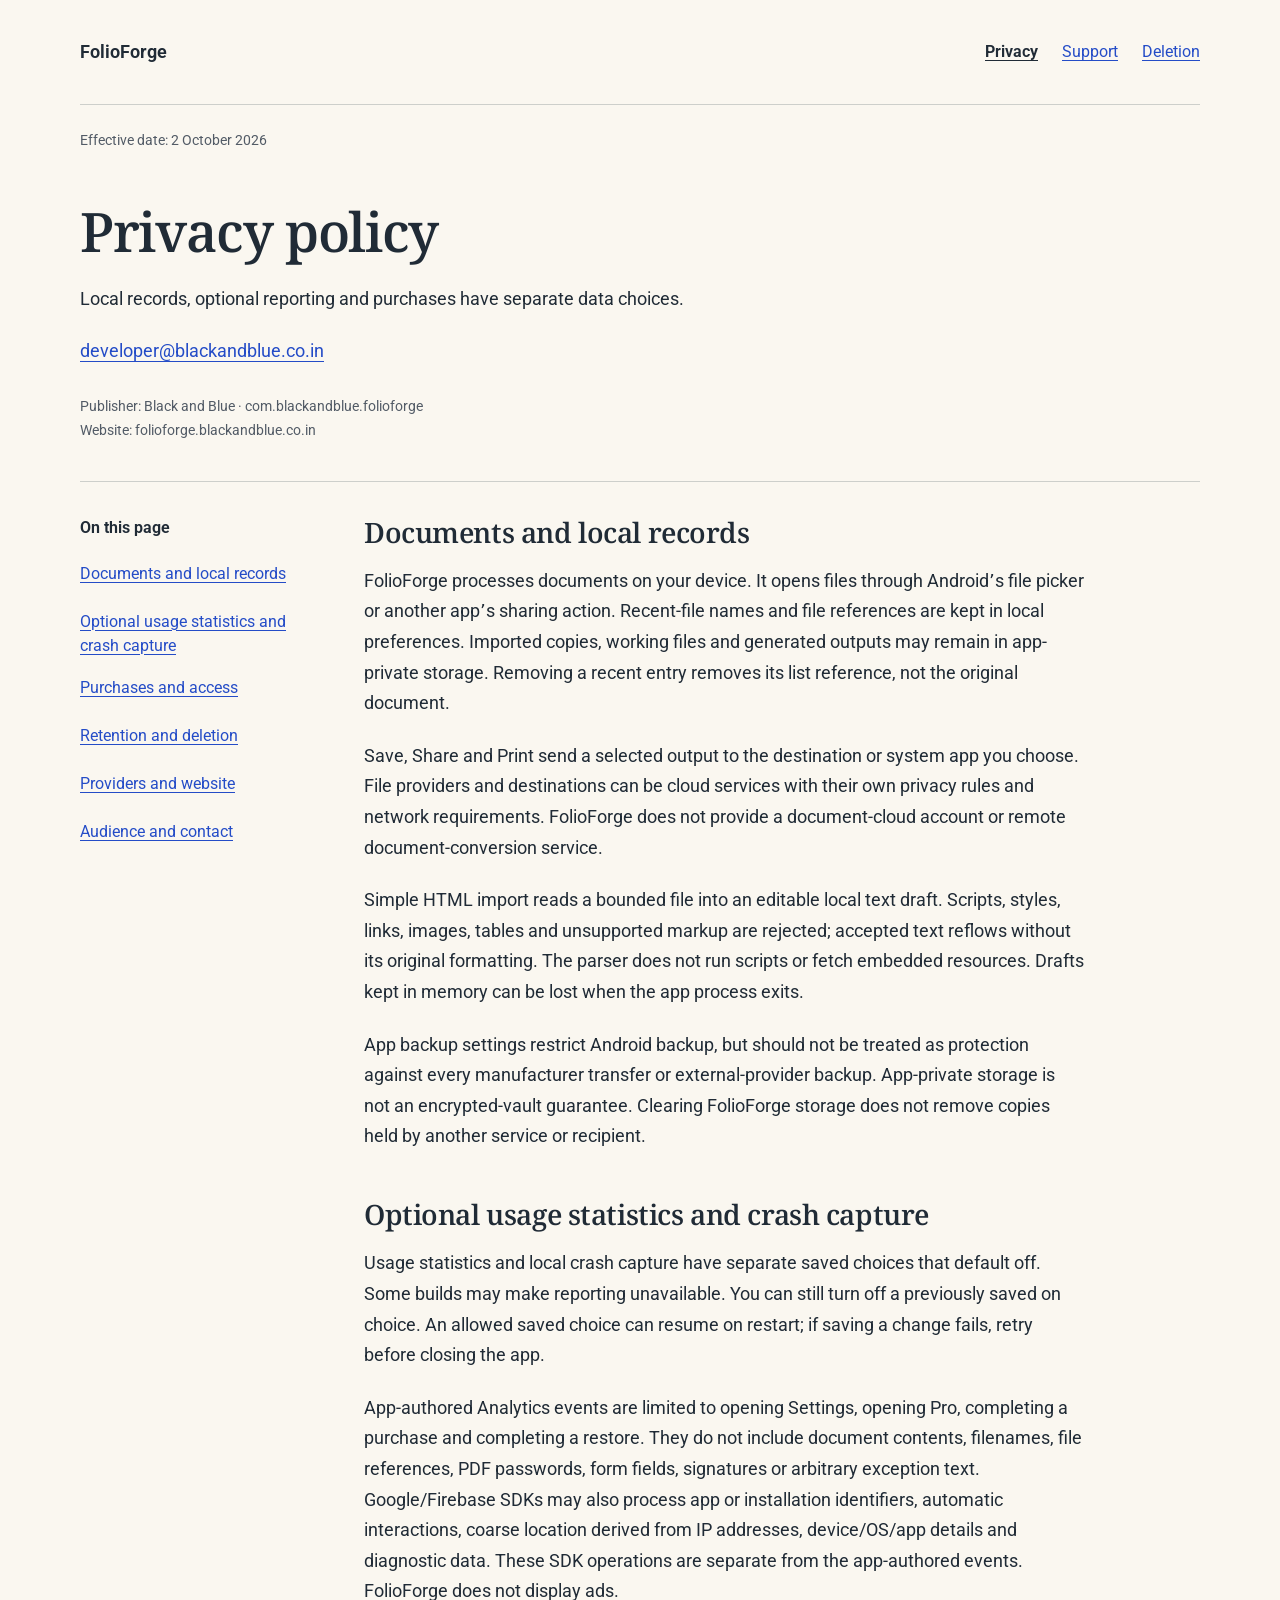
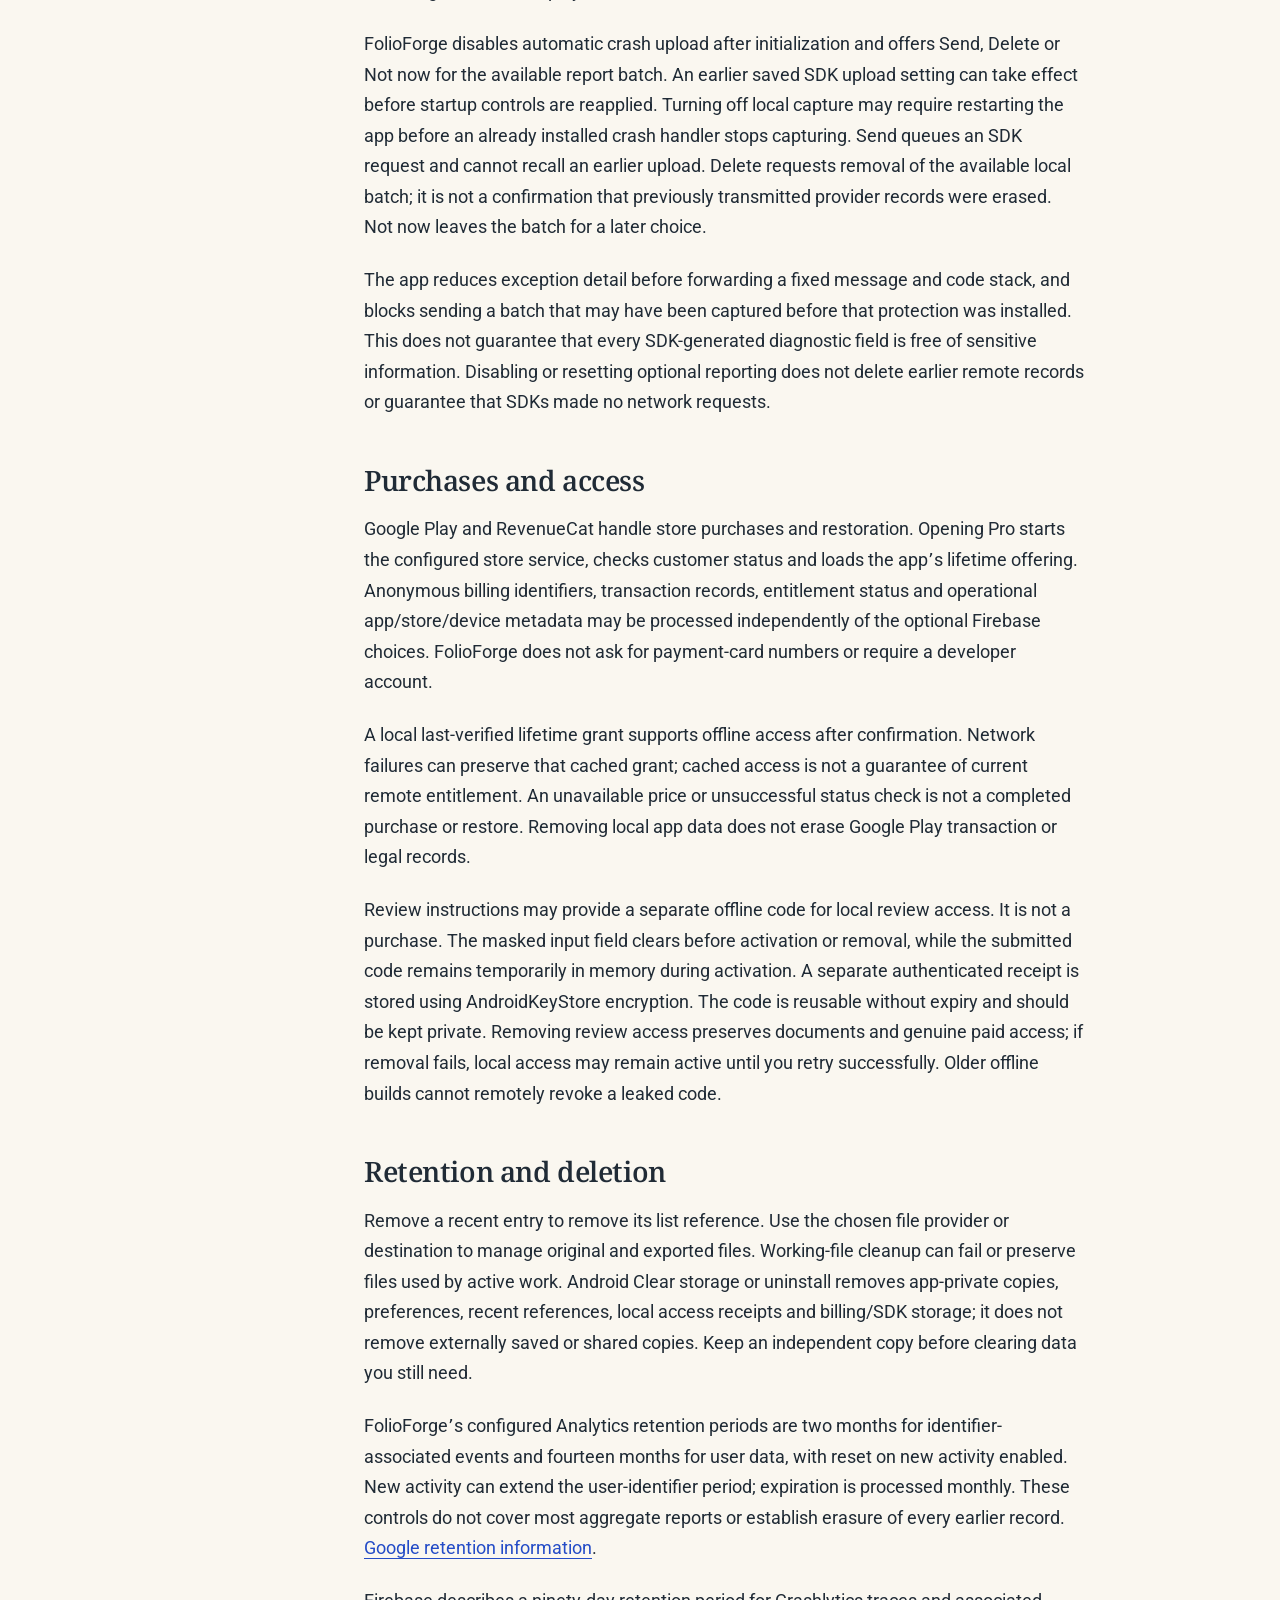
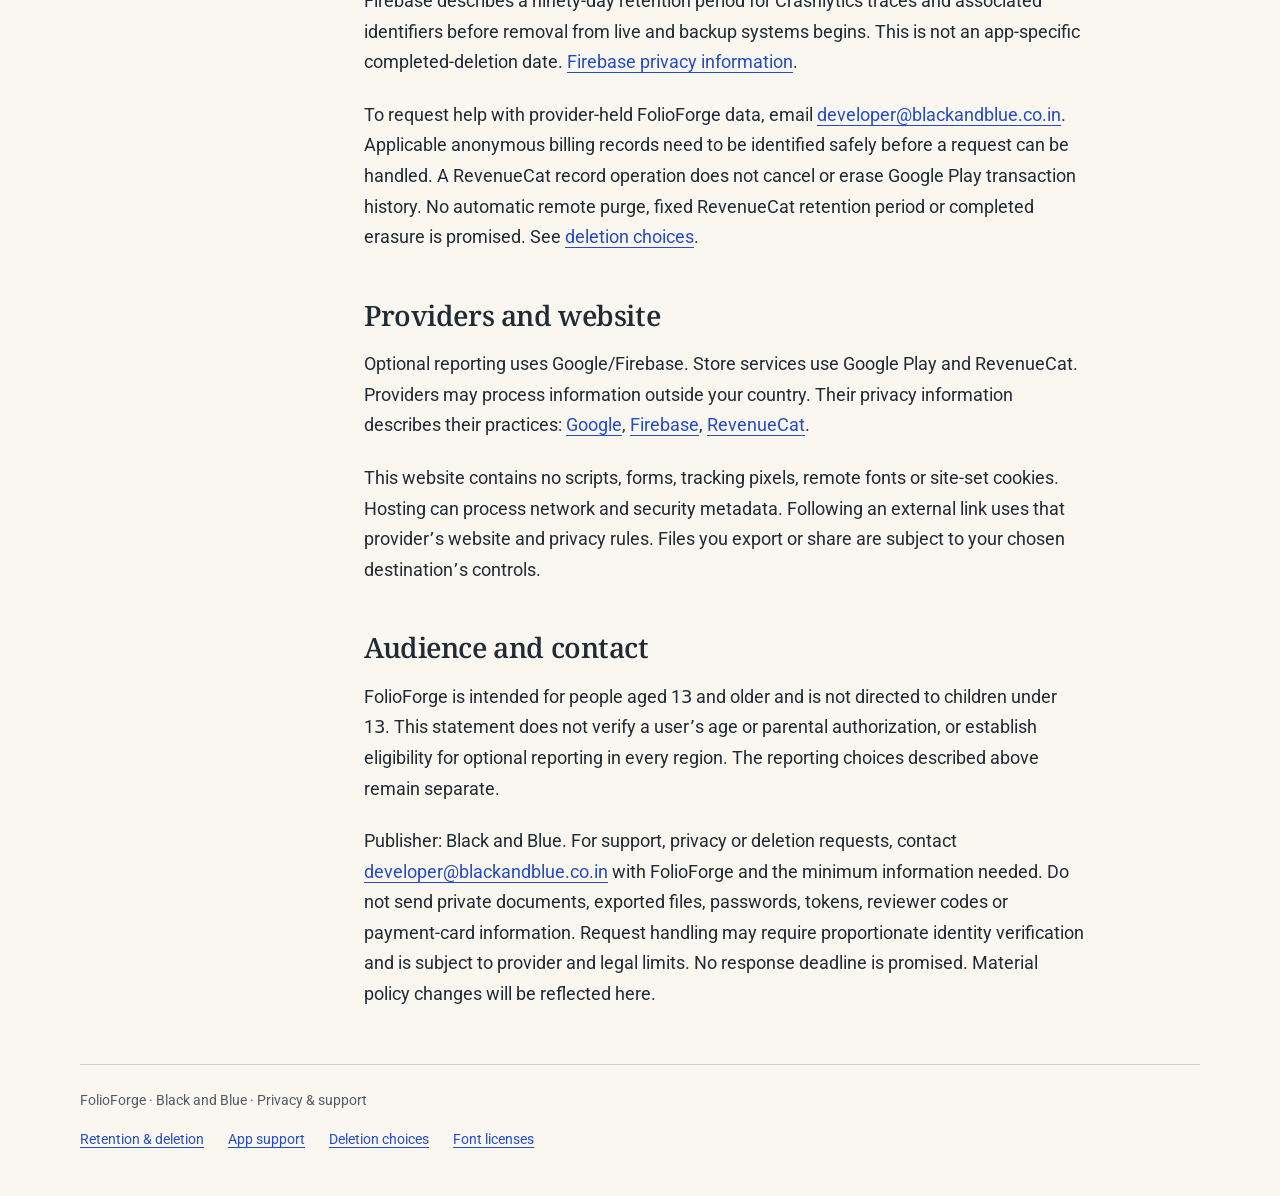
<file: index.html>
<!doctype html>
<html lang="en"><head><meta charset="utf-8"><meta name="viewport" content="width=device-width, initial-scale=1">
<meta name="referrer" content="no-referrer">
<meta http-equiv="Content-Security-Policy" content="default-src 'none'; style-src 'self'; font-src 'self'; img-src 'self'; script-src 'none'; base-uri 'none'; form-action 'none'; object-src 'none'">
<meta name="description" content="Local records, optional reporting and purchases have separate data choices."><title>Privacy policy · FolioForge</title><link rel="stylesheet" href="styles.css"></head>
<body><a class="skip" href="#content">Skip to content</a><div class="shell">
<header class="top"><a class="brand" href="index.html">FolioForge</a><nav class="primary" aria-label="Main"><a href="index.html" aria-current="page">Privacy</a><a href="support.html">Support</a><a href="deletion.html">Deletion</a></nav></header>
<p class="effective-date">Effective date: 2 October 2026</p>
<main id="content" tabindex="-1"><header class="intro"><h1>Privacy policy</h1><p>Local records, optional reporting and purchases have separate data choices.</p><p class="intro-contact"><a href="mailto:developer@blackandblue.co.in">developer@blackandblue.co.in</a></p><p class="meta">Publisher: Black and Blue · com.blackandblue.folioforge<br>Website: folioforge.blackandblue.co.in</p></header>
<div class="reading"><nav class="contents" aria-label="On this page"><p>On this page</p><ul><li><a href="#documents-and-local-records">Documents and local records</a></li><li><a href="#optional-usage-statistics-and-crash-capture">Optional usage statistics and crash capture</a></li><li><a href="#purchases-and-access">Purchases and access</a></li><li><a href="#deletion">Retention and deletion</a></li><li><a href="#providers-and-website">Providers and website</a></li><li><a href="#audience-and-contact">Audience and contact</a></li></ul></nav><article class="article" aria-label="Privacy policy"><h2 id="documents-and-local-records" tabindex="-1">Documents and local records</h2>
<p>
FolioForge processes documents on your device. It opens files through Android’s file picker or another app’s sharing action. Recent-file names and file references are kept in local preferences. Imported copies, working files and generated outputs may remain in app-private storage. Removing a recent entry removes its list reference, not the original document.</p>
<p>Save, Share and Print send a selected output to the destination or system app you choose. File providers and destinations can be cloud services with their own privacy rules and network requirements. FolioForge does not provide a document-cloud account or remote document-conversion service.</p>
<p>Simple HTML import reads a bounded file into an editable local text draft. Scripts, styles, links, images, tables and unsupported markup are rejected; accepted text reflows without its original formatting. The parser does not run scripts or fetch embedded resources. Drafts kept in memory can be lost when the app process exits.</p>
<p>App backup settings restrict Android backup, but should not be treated as protection against every manufacturer transfer or external-provider backup. App-private storage is not an encrypted-vault guarantee. Clearing FolioForge storage does not remove copies held by another service or recipient.</p>
<h2 id="optional-usage-statistics-and-crash-capture" tabindex="-1">Optional usage statistics and crash capture</h2>
<p>
Usage statistics and local crash capture have separate saved choices that default off. Some builds may make reporting unavailable. You can still turn off a previously saved on choice. An allowed saved choice can resume on restart; if saving a change fails, retry before closing the app.</p>
<p>App-authored Analytics events are limited to opening Settings, opening Pro, completing a purchase and completing a restore. They do not include document contents, filenames, file references, PDF passwords, form fields, signatures or arbitrary exception text. Google/Firebase SDKs may also process app or installation identifiers, automatic interactions, coarse location derived from IP addresses, device/OS/app details and diagnostic data. These SDK operations are separate from the app-authored events. FolioForge does not display ads.</p>
<p>FolioForge disables automatic crash upload after initialization and offers Send, Delete or Not now for the available report batch. An earlier saved SDK upload setting can take effect before startup controls are reapplied. Turning off local capture may require restarting the app before an already installed crash handler stops capturing. Send queues an SDK request and cannot recall an earlier upload. Delete requests removal of the available local batch; it is not a confirmation that previously transmitted provider records were erased. Not now leaves the batch for a later choice.</p>
<p>The app reduces exception detail before forwarding a fixed message and code stack, and blocks sending a batch that may have been captured before that protection was installed. This does not guarantee that every SDK-generated diagnostic field is free of sensitive information. Disabling or resetting optional reporting does not delete earlier remote records or guarantee that SDKs made no network requests.</p>
<h2 id="purchases-and-access" tabindex="-1">Purchases and access</h2>
<p>
Google Play and RevenueCat handle store purchases and restoration. Opening Pro starts the configured store service, checks customer status and loads the app’s lifetime offering. Anonymous billing identifiers, transaction records, entitlement status and operational app/store/device metadata may be processed independently of the optional Firebase choices. FolioForge does not ask for payment-card numbers or require a developer account.</p>
<p>A local last-verified lifetime grant supports offline access after confirmation. Network failures can preserve that cached grant; cached access is not a guarantee of current remote entitlement. An unavailable price or unsuccessful status check is not a completed purchase or restore. Removing local app data does not erase Google Play transaction or legal records.</p>
<p>Review instructions may provide a separate offline code for local review access. It is not a purchase. The masked input field clears before activation or removal, while the submitted code remains temporarily in memory during activation. A separate authenticated receipt is stored using AndroidKeyStore encryption. The code is reusable without expiry and should be kept private. Removing review access preserves documents and genuine paid access; if removal fails, local access may remain active until you retry successfully. Older offline builds cannot remotely revoke a leaked code.</p>
<h2 id="deletion" tabindex="-1">Retention and deletion</h2>
<p>
Remove a recent entry to remove its list reference. Use the chosen file provider or destination to manage original and exported files. Working-file cleanup can fail or preserve files used by active work. Android Clear storage or uninstall removes app-private copies, preferences, recent references, local access receipts and billing/SDK storage; it does not remove externally saved or shared copies. Keep an independent copy before clearing data you still need.</p>
<p>FolioForge’s configured Analytics retention periods are two months for identifier-associated events and fourteen months for user data, with reset on new activity enabled. New activity can extend the user-identifier period; expiration is processed monthly. These controls do not cover most aggregate reports or establish erasure of every earlier record. <a href="https://support.google.com/analytics/answer/7667196?hl=en">Google retention information</a>.</p>
<p>Firebase describes a ninety-day retention period for Crashlytics traces and associated identifiers before removal from live and backup systems begins. This is not an app-specific completed-deletion date. <a href="https://firebase.google.com/support/privacy">Firebase privacy information</a>.</p>
<p>To request help with provider-held FolioForge data, email <a href="mailto:developer@blackandblue.co.in">developer@blackandblue.co.in</a>. Applicable anonymous billing records need to be identified safely before a request can be handled. A RevenueCat record operation does not cancel or erase Google Play transaction history. No automatic remote purge, fixed RevenueCat retention period or completed erasure is promised. See <a href="deletion.html">deletion choices</a>.</p>
<h2 id="providers-and-website" tabindex="-1">Providers and website</h2>
<p>
Optional reporting uses Google/Firebase. Store services use Google Play and RevenueCat. Providers may process information outside your country. Their privacy information describes their practices: <a href="https://policies.google.com/privacy">Google</a>, <a href="https://firebase.google.com/support/privacy">Firebase</a>, <a href="https://www.revenuecat.com/privacy">RevenueCat</a>.</p>
<p>This website contains no scripts, forms, tracking pixels, remote fonts or site-set cookies. Hosting can process network and security metadata. Following an external link uses that provider’s website and privacy rules. Files you export or share are subject to your chosen destination’s controls.</p>
<h2 id="audience-and-contact" tabindex="-1">Audience and contact</h2>
<p>
FolioForge is intended for people aged 13 and older and is not directed to children under 13. This statement does not verify a user’s age or parental authorization, or establish eligibility for optional reporting in every region. The reporting choices described above remain separate.</p>
<p>Publisher: Black and Blue. For support, privacy or deletion requests, contact <a href="mailto:developer@blackandblue.co.in">developer@blackandblue.co.in</a> with FolioForge and the minimum information needed. Do not send private documents, exported files, passwords, tokens, reviewer codes or payment-card information. Request handling may require proportionate identity verification and is subject to provider and legal limits. No response deadline is promised. Material policy changes will be reflected here.</p></article></div></main>
<footer class="footer"><p>FolioForge · Black and Blue · Privacy &amp; support</p><a href="index.html#deletion">Retention &amp; deletion</a><a href="support.html">App support</a><a href="deletion.html">Deletion choices</a><a href="font-notices.txt">Font licenses</a></footer></div></body></html>
</file>
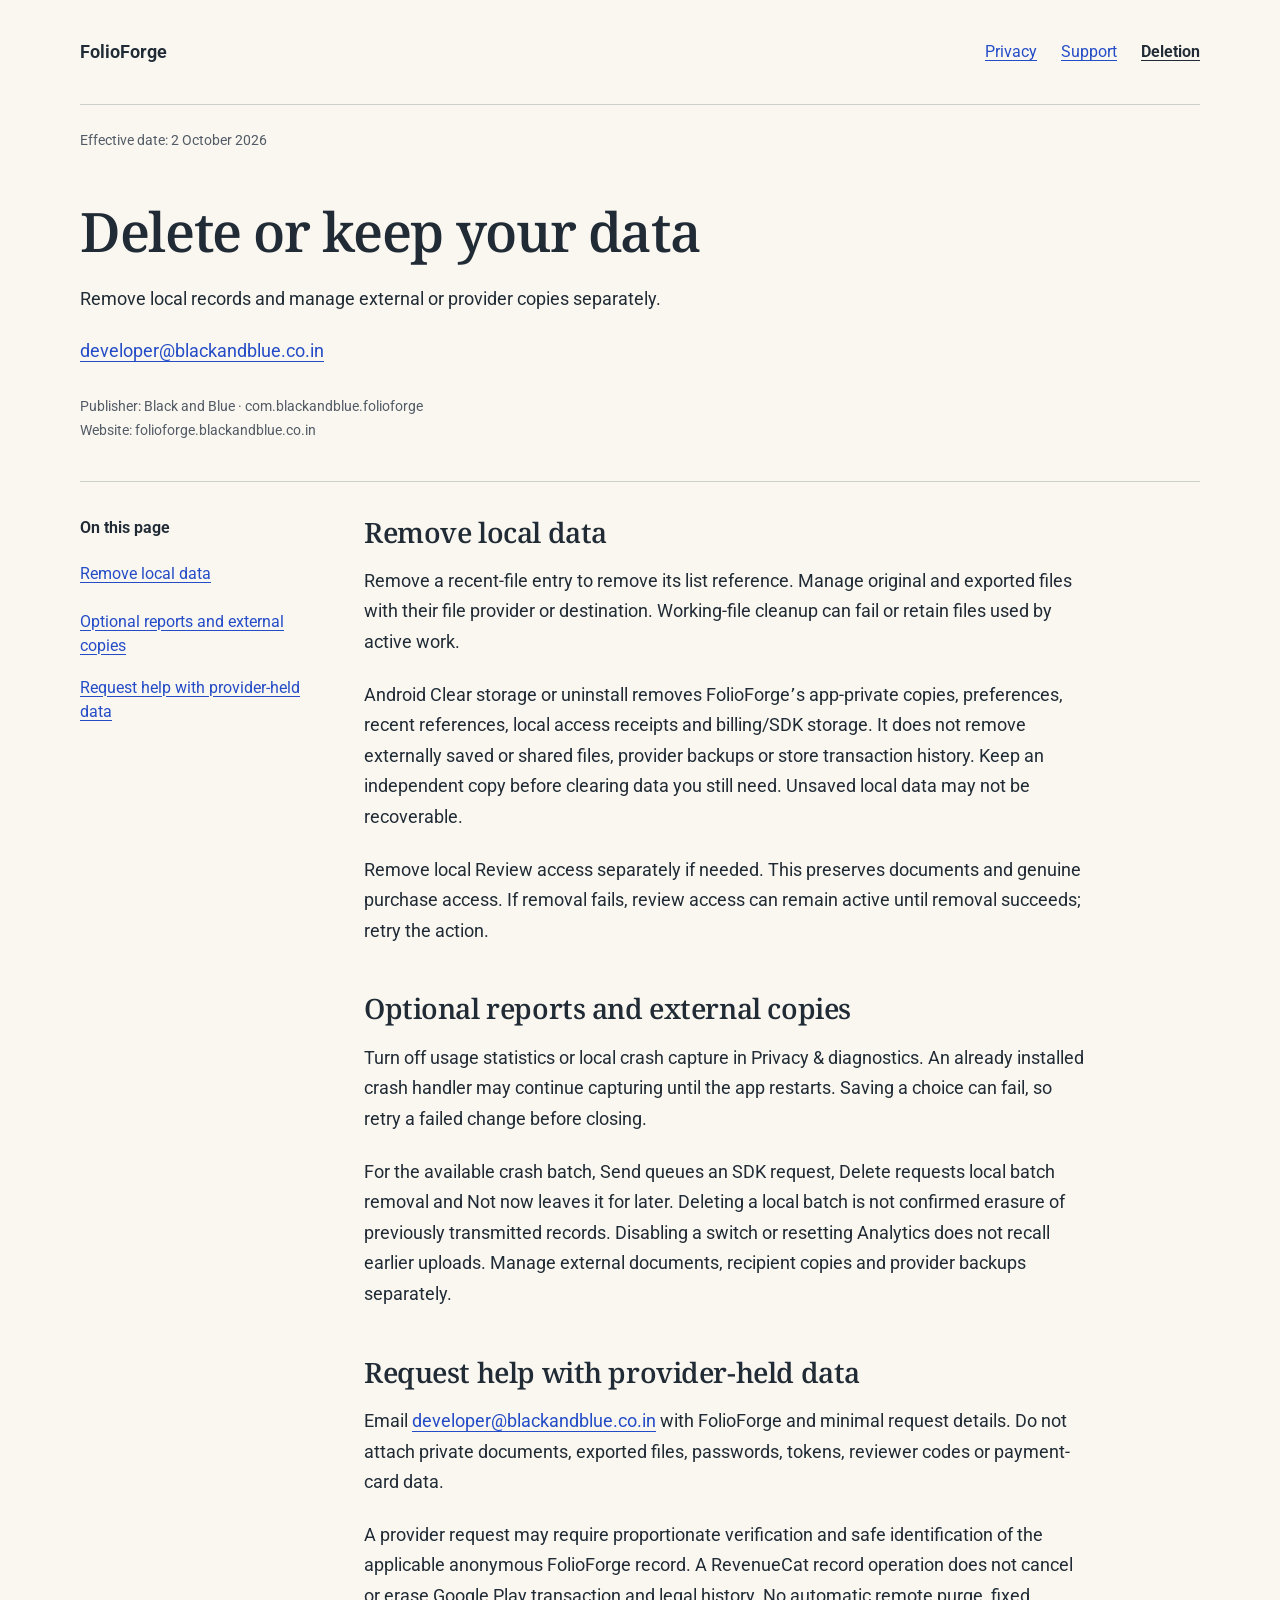
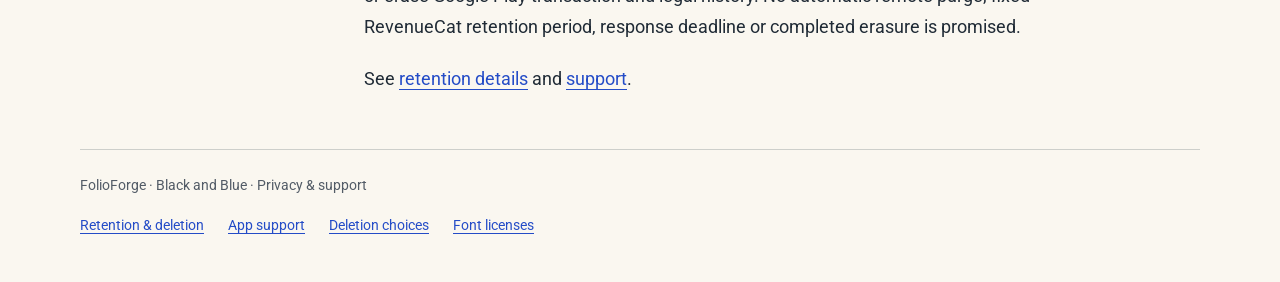
<file: deletion.html>
<!doctype html>
<html lang="en"><head><meta charset="utf-8"><meta name="viewport" content="width=device-width, initial-scale=1">
<meta name="referrer" content="no-referrer">
<meta http-equiv="Content-Security-Policy" content="default-src 'none'; style-src 'self'; font-src 'self'; img-src 'self'; script-src 'none'; base-uri 'none'; form-action 'none'; object-src 'none'">
<meta name="description" content="Remove local records and manage external or provider copies separately."><title>Delete or keep your data · FolioForge</title><link rel="stylesheet" href="styles.css"></head>
<body><a class="skip" href="#content">Skip to content</a><div class="shell">
<header class="top"><a class="brand" href="index.html">FolioForge</a><nav class="primary" aria-label="Main"><a href="index.html">Privacy</a><a href="support.html">Support</a><a href="deletion.html" aria-current="page">Deletion</a></nav></header>
<p class="effective-date">Effective date: 2 October 2026</p>
<main id="content" tabindex="-1"><header class="intro"><h1>Delete or keep your data</h1><p>Remove local records and manage external or provider copies separately.</p><p class="intro-contact"><a href="mailto:developer@blackandblue.co.in">developer@blackandblue.co.in</a></p><p class="meta">Publisher: Black and Blue · com.blackandblue.folioforge<br>Website: folioforge.blackandblue.co.in</p></header>
<div class="reading"><nav class="contents" aria-label="On this page"><p>On this page</p><ul><li><a href="#remove-local-data">Remove local data</a></li><li><a href="#optional-reports-and-external-copies">Optional reports and external copies</a></li><li><a href="#request-help-with-provider-held-data">Request help with provider-held data</a></li></ul></nav><article class="article" aria-label="Delete or keep your data"><h2 id="remove-local-data" tabindex="-1">Remove local data</h2>
<p>
Remove a recent-file entry to remove its list reference. Manage original and exported files with their file provider or destination. Working-file cleanup can fail or retain files used by active work.</p>
<p>Android Clear storage or uninstall removes FolioForge’s app-private copies, preferences, recent references, local access receipts and billing/SDK storage. It does not remove externally saved or shared files, provider backups or store transaction history. Keep an independent copy before clearing data you still need. Unsaved local data may not be recoverable.</p>
<p>Remove local Review access separately if needed. This preserves documents and genuine purchase access. If removal fails, review access can remain active until removal succeeds; retry the action.</p>
<h2 id="optional-reports-and-external-copies" tabindex="-1">Optional reports and external copies</h2>
<p>
Turn off usage statistics or local crash capture in Privacy &amp; diagnostics. An already installed crash handler may continue capturing until the app restarts. Saving a choice can fail, so retry a failed change before closing.</p>
<p>For the available crash batch, Send queues an SDK request, Delete requests local batch removal and Not now leaves it for later. Deleting a local batch is not confirmed erasure of previously transmitted records. Disabling a switch or resetting Analytics does not recall earlier uploads. Manage external documents, recipient copies and provider backups separately.</p>
<h2 id="request-help-with-provider-held-data" tabindex="-1">Request help with provider-held data</h2>
<p>
Email <a href="mailto:developer@blackandblue.co.in">developer@blackandblue.co.in</a> with FolioForge and minimal request details. Do not attach private documents, exported files, passwords, tokens, reviewer codes or payment-card data.</p>
<p>A provider request may require proportionate verification and safe identification of the applicable anonymous FolioForge record. A RevenueCat record operation does not cancel or erase Google Play transaction and legal history. No automatic remote purge, fixed RevenueCat retention period, response deadline or completed erasure is promised.</p>
<p>See <a href="index.html#deletion">retention details</a> and <a href="support.html">support</a>.</p></article></div></main>
<footer class="footer"><p>FolioForge · Black and Blue · Privacy &amp; support</p><a href="index.html#deletion">Retention &amp; deletion</a><a href="support.html">App support</a><a href="deletion.html">Deletion choices</a><a href="font-notices.txt">Font licenses</a></footer></div></body></html>
</file>
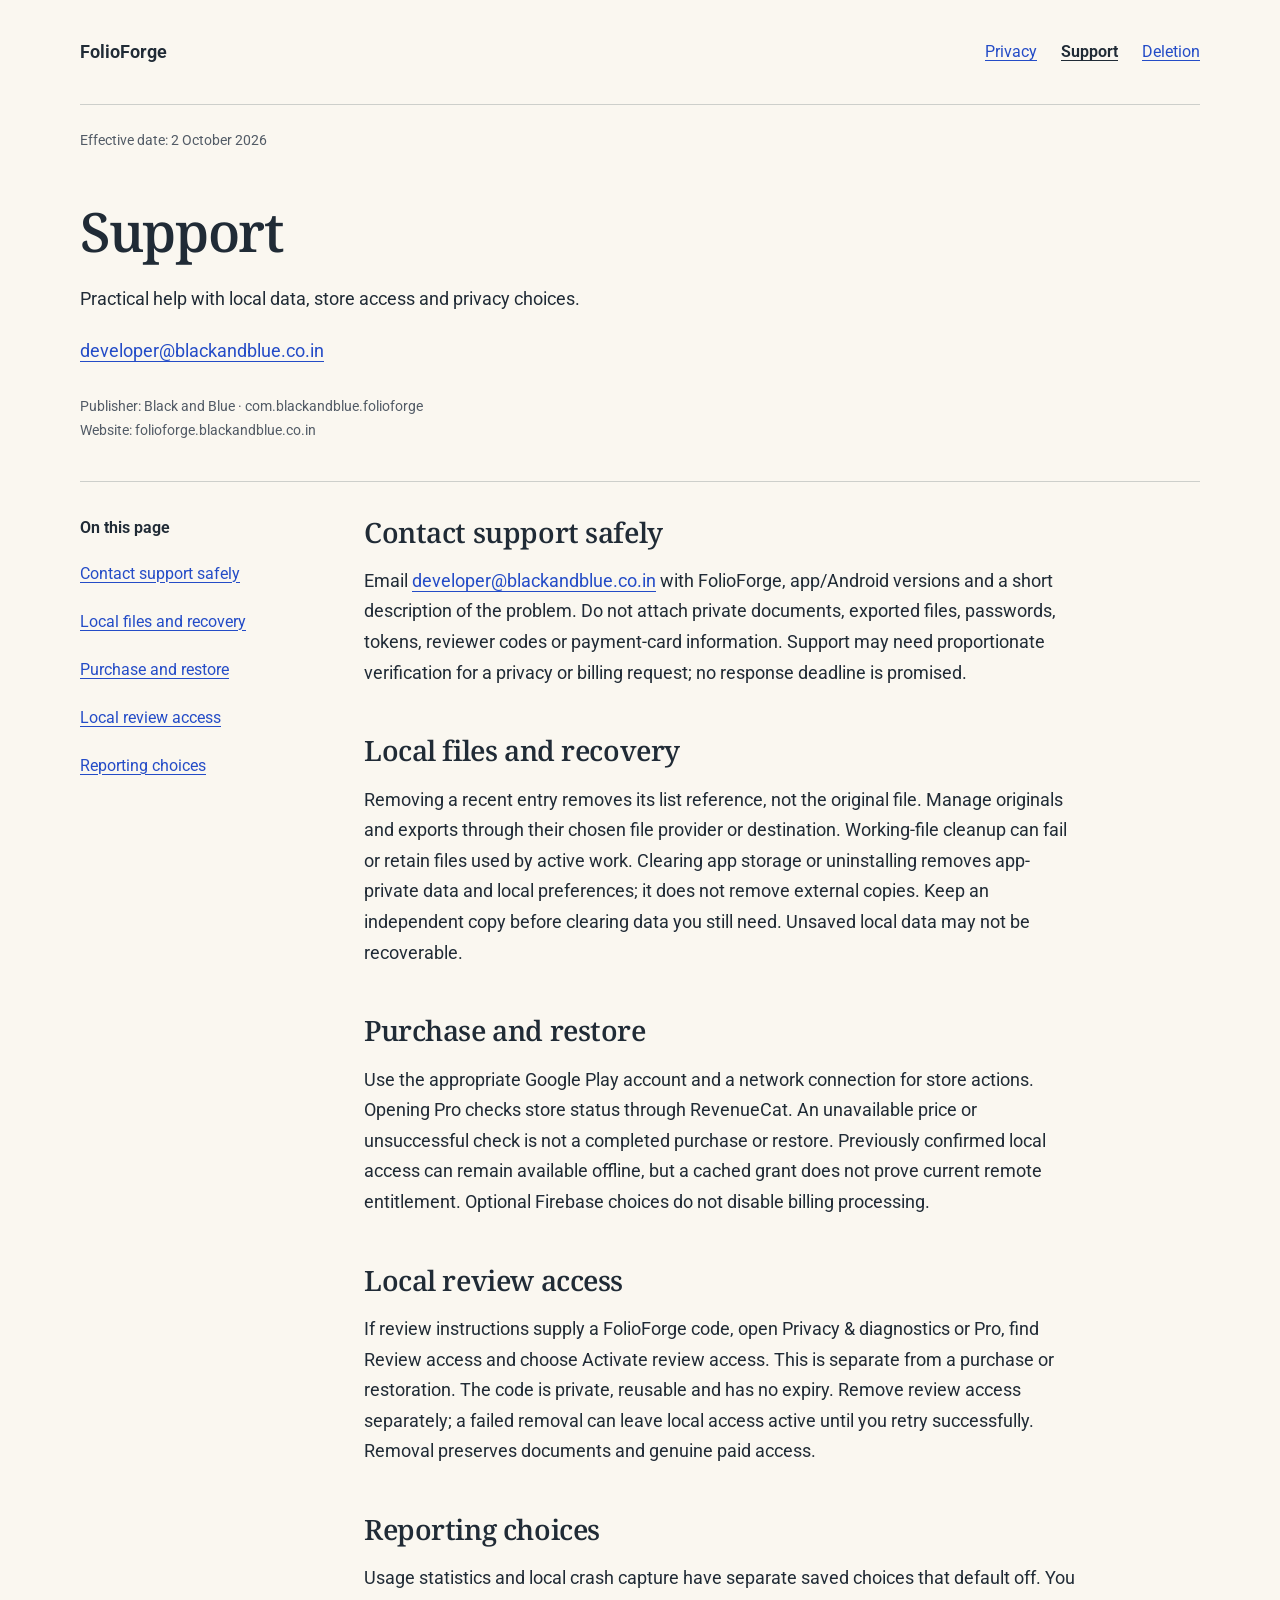
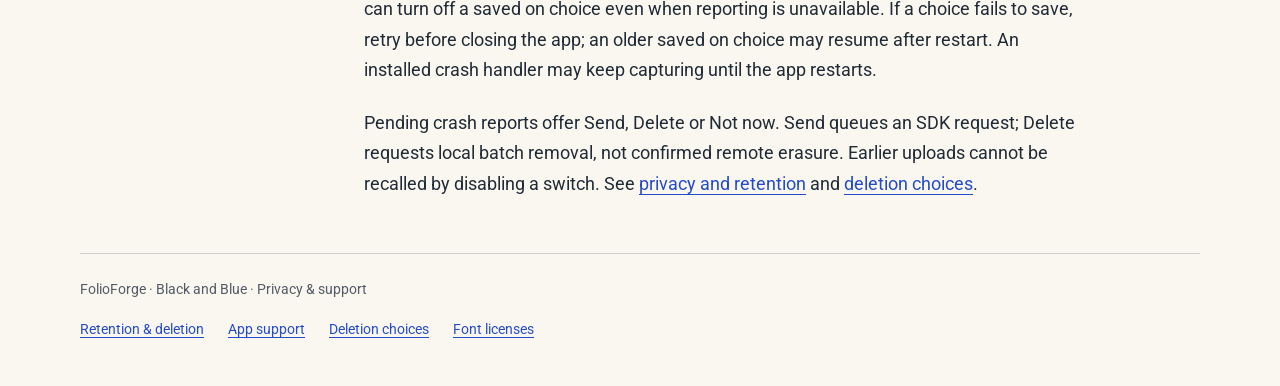
<file: support.html>
<!doctype html>
<html lang="en"><head><meta charset="utf-8"><meta name="viewport" content="width=device-width, initial-scale=1">
<meta name="referrer" content="no-referrer">
<meta http-equiv="Content-Security-Policy" content="default-src 'none'; style-src 'self'; font-src 'self'; img-src 'self'; script-src 'none'; base-uri 'none'; form-action 'none'; object-src 'none'">
<meta name="description" content="Practical help with local data, store access and privacy choices."><title>Support · FolioForge</title><link rel="stylesheet" href="styles.css"></head>
<body><a class="skip" href="#content">Skip to content</a><div class="shell">
<header class="top"><a class="brand" href="index.html">FolioForge</a><nav class="primary" aria-label="Main"><a href="index.html">Privacy</a><a href="support.html" aria-current="page">Support</a><a href="deletion.html">Deletion</a></nav></header>
<p class="effective-date">Effective date: 2 October 2026</p>
<main id="content" tabindex="-1"><header class="intro"><h1>Support</h1><p>Practical help with local data, store access and privacy choices.</p><p class="intro-contact"><a href="mailto:developer@blackandblue.co.in">developer@blackandblue.co.in</a></p><p class="meta">Publisher: Black and Blue · com.blackandblue.folioforge<br>Website: folioforge.blackandblue.co.in</p></header>
<div class="reading"><nav class="contents" aria-label="On this page"><p>On this page</p><ul><li><a href="#contact-support-safely">Contact support safely</a></li><li><a href="#local-files-and-recovery">Local files and recovery</a></li><li><a href="#purchase-and-restore">Purchase and restore</a></li><li><a href="#local-review-access">Local review access</a></li><li><a href="#reporting-choices">Reporting choices</a></li></ul></nav><article class="article" aria-label="Support"><h2 id="contact-support-safely" tabindex="-1">Contact support safely</h2>
<p>
Email <a href="mailto:developer@blackandblue.co.in">developer@blackandblue.co.in</a> with FolioForge, app/Android versions and a short description of the problem. Do not attach private documents, exported files, passwords, tokens, reviewer codes or payment-card information. Support may need proportionate verification for a privacy or billing request; no response deadline is promised.</p>
<h2 id="local-files-and-recovery" tabindex="-1">Local files and recovery</h2>
<p>
Removing a recent entry removes its list reference, not the original file. Manage originals and exports through their chosen file provider or destination. Working-file cleanup can fail or retain files used by active work. Clearing app storage or uninstalling removes app-private data and local preferences; it does not remove external copies. Keep an independent copy before clearing data you still need. Unsaved local data may not be recoverable.</p>
<h2 id="purchase-and-restore" tabindex="-1">Purchase and restore</h2>
<p>
Use the appropriate Google Play account and a network connection for store actions. Opening Pro checks store status through RevenueCat. An unavailable price or unsuccessful check is not a completed purchase or restore. Previously confirmed local access can remain available offline, but a cached grant does not prove current remote entitlement. Optional Firebase choices do not disable billing processing.</p>
<h2 id="local-review-access" tabindex="-1">Local review access</h2>
<p>
If review instructions supply a FolioForge code, open Privacy &amp; diagnostics or Pro, find Review access and choose Activate review access. This is separate from a purchase or restoration. The code is private, reusable and has no expiry. Remove review access separately; a failed removal can leave local access active until you retry successfully. Removal preserves documents and genuine paid access.</p>
<h2 id="reporting-choices" tabindex="-1">Reporting choices</h2>
<p>
Usage statistics and local crash capture have separate saved choices that default off. You can turn off a saved on choice even when reporting is unavailable. If a choice fails to save, retry before closing the app; an older saved on choice may resume after restart. An installed crash handler may keep capturing until the app restarts.</p>
<p>Pending crash reports offer Send, Delete or Not now. Send queues an SDK request; Delete requests local batch removal, not confirmed remote erasure. Earlier uploads cannot be recalled by disabling a switch. See <a href="index.html#deletion">privacy and retention</a> and <a href="deletion.html">deletion choices</a>.</p></article></div></main>
<footer class="footer"><p>FolioForge · Black and Blue · Privacy &amp; support</p><a href="index.html#deletion">Retention &amp; deletion</a><a href="support.html">App support</a><a href="deletion.html">Deletion choices</a><a href="font-notices.txt">Font licenses</a></footer></div></body></html>
</file>
<file: styles.css>
@font-face{font-family:ReaderSans;src:url("reader-sans.ttf") format("truetype");font-style:normal;font-weight:100 900;font-display:swap}
@font-face{font-family:ReaderSerif;src:url("reader-serif.ttf") format("truetype");font-style:normal;font-weight:100 900;font-display:swap}
:root{color-scheme:light;--paper:#FAF7F0;--ink:#202B36;--muted:#525B66;--blue:#244CC7;--line:#CDCFCB;--wash:#DFE5FF}
*{box-sizing:border-box}html{scroll-padding-top:1.5rem}body{margin:0;background:var(--paper);color:var(--ink);font:1.125rem/1.7 ReaderSans,Roboto,system-ui,sans-serif;text-rendering:optimizeLegibility}h1,h2{overflow-wrap:anywhere}.brand{flex-wrap:wrap}
::selection{background:var(--wash);color:var(--ink)}a{color:var(--blue);text-underline-offset:.2em;text-decoration-thickness:1px;overflow-wrap:anywhere}a:hover{text-decoration-thickness:2px}a:focus-visible{outline:3px solid var(--blue);outline-offset:5px;border-radius:2px}h2:focus{outline:none}
.skip{position:fixed;top:.5rem;left:1rem;padding:.6rem 1rem;z-index:2;background:var(--paper);transform:translateY(-200%)}.skip:focus{transform:none}
.shell{width:min(1120px,calc(100% - 64px));margin-inline:auto}.top{display:flex;justify-content:space-between;align-items:center;gap:1.5rem;padding:28px 0;border-bottom:1px solid var(--line)}.brand{display:flex;align-items:center;gap:14px;color:var(--ink);text-decoration:none;max-width:100%}.brand span{min-width:0;overflow-wrap:anywhere}.brand img{width:46px;height:46px;flex-shrink:0;border-radius:10px}.brand strong{display:block;font-size:1.125rem;line-height:1.3}.brand small{display:block;font-size:.8125rem;color:var(--muted);line-height:1.6}.primary{display:flex;gap:1.5rem}.primary a{display:flex;align-items:center;min-height:48px;font-size:1rem}.primary [aria-current]{color:var(--ink);font-weight:650}
.draft{margin:24px 0 0;padding:12px 16px;background:var(--wash);font-size:.875rem;line-height:1.6}.draft strong{font-weight:650}.intro{padding:48px 0 38px;max-width:780px}.intro h1{font:550 clamp(2.3rem,5vw,3.4rem)/1.12 ReaderSerif,serif;letter-spacing:-.025em;margin:0 0 22px;text-wrap:balance}.intro p{margin:0;max-width:66ch;overflow-wrap:anywhere}.meta{font-size:.875rem;color:var(--muted);margin-top:18px!important}
.reading{display:grid;grid-template-columns:220px minmax(0,1fr);column-gap:64px;align-items:start;border-top:1px solid var(--line);padding-top:32px}.contents{position:sticky;top:24px;font-size:1rem}.contents p{font-weight:650;margin:0 0 12px}.contents a{display:block;padding:9px 0;min-height:48px;line-height:1.5}.contents ul{list-style:none;padding:0;margin:0}.article{max-width:72ch;min-width:0;padding-bottom:32px}.article p{margin:0 0 22px;overflow-wrap:anywhere}.article h2{font:550 1.75rem/1.3 ReaderSerif,serif;letter-spacing:-.015em;margin:44px 0 16px;text-wrap:balance}.article h2:first-child{margin-top:0}.article h2:target{background:var(--wash);box-shadow:0 0 0 8px var(--wash)}.contact{margin:24px 0 48px;border-top:1px solid var(--line);padding-top:28px}.contact h2{font:550 1.75rem/1.3 ReaderSerif,serif;margin:0 0 12px}.contact p{margin:0 0 14px;max-width:70ch}.contact a{display:inline-block;min-height:48px;padding:8px 0}.footer{border-top:1px solid var(--line);padding:24px 0 32px;font-size:.875rem;color:var(--muted)}.footer p{margin:0 0 8px}.footer a{display:inline-block;min-height:44px;margin-right:24px;padding:8px 0}
.intro-contact a{display:inline-block;min-height:48px;padding:10px 0}.intro-contact{margin-top:12px!important}
@media(max-width:760px){.shell{width:calc(100% - 40px)}.top{align-items:flex-start;flex-direction:column;gap:12px;padding:22px 0 12px}.primary{gap:24px}.intro{padding:32px 0 28px}.reading{grid-template-columns:1fr;gap:28px;padding-top:22px}.contents{position:static;border-bottom:1px solid var(--line);padding-bottom:20px}.contents ul{display:flex;flex-wrap:wrap;gap:0 20px}.contents a{padding:9px 0}.article h2{font-size:1.625rem;margin-top:36px}.article{padding-bottom:12px}.contact{margin-bottom:28px}}
@media print{body{background:white;color:black;font-size:11pt}.shell{width:100%}.skip,.primary,.contents{display:none}.reading{display:block}.intro{padding:24px 0}.article{max-width:none}.article h2{break-after:avoid}.brand img{width:36px;height:36px}a{color:inherit}.draft{border:1px solid black}}

.primary{flex-wrap:wrap}.brand{font-size:1.125rem;font-weight:650}.contact p{overflow-wrap:anywhere}

.effective-date{margin:24px 0 0;font-size:.875rem;color:var(--muted)}
</file>
